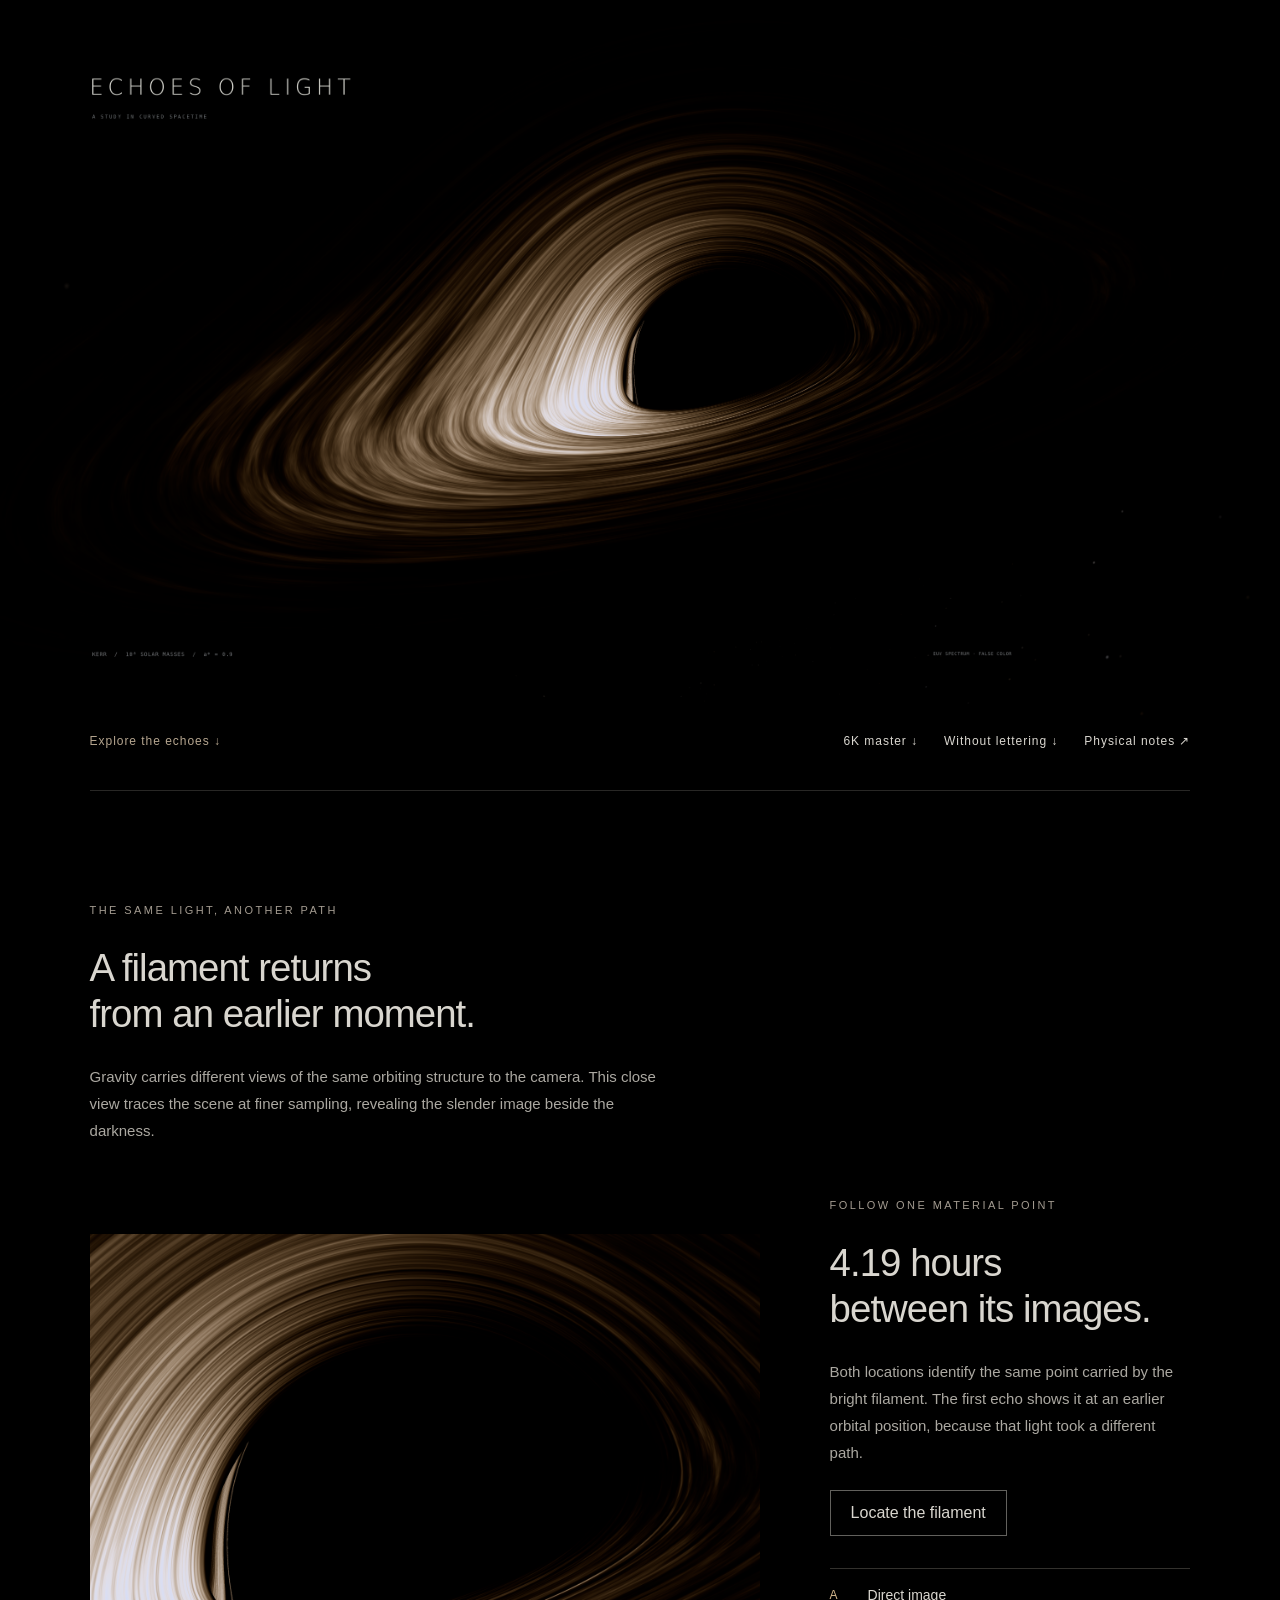
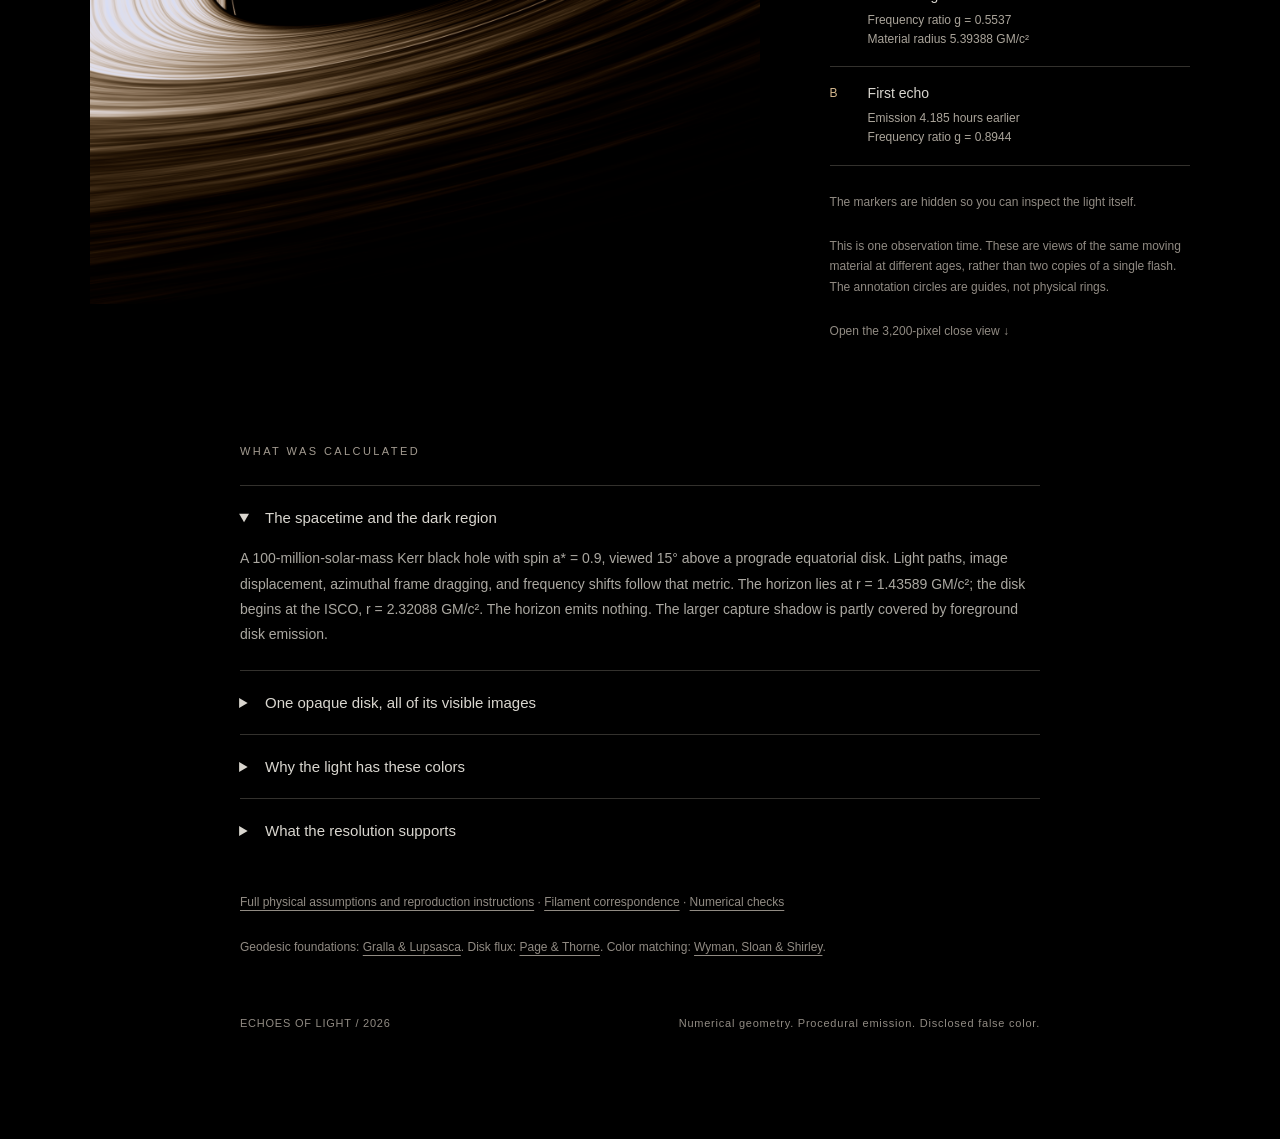
<file: still-study.html>
<!doctype html>
<html lang="en">
<head>
<meta charset="utf-8"><meta name="viewport" content="width=device-width,initial-scale=1">
<title>ECHOES OF LIGHT — A Kerr light study</title>
<style>
:root{color-scheme:dark;font-family:Arial,Helvetica,sans-serif;background:#000;color:#d9d6cf}
*{box-sizing:border-box}body{margin:0}a{color:inherit;text-decoration:none}a:hover{text-decoration:underline;text-underline-offset:5px}
button{font:inherit;color:inherit;background:transparent;border:1px solid #62615d;cursor:pointer;padding:13px 20px;border-radius:0}
button:hover,button[aria-pressed=true]{background:#d9d6cf;color:#080808}button:focus-visible,a:focus-visible{outline:2px solid #f0cda1;outline-offset:5px}
.sr-only{position:absolute;width:1px;height:1px;padding:0;overflow:hidden;clip:rect(0,0,0,0);white-space:nowrap;border:0}
.hero{display:block;width:100%;height:auto}.utility{display:flex;justify-content:space-between;align-items:center;gap:28px;margin:0 7%;padding:14px 0 42px;border-bottom:1px solid #282725;font-size:12px;letter-spacing:.08em}
.links{display:flex;flex-wrap:wrap;gap:26px}.jump{color:#b5a58f}.chapter{max-width:1500px;margin:110px auto;padding:0 7%}
.eyebrow{font-size:11px;letter-spacing:.22em;text-transform:uppercase;color:#a39b90;margin:0 0 24px}
h2{font-weight:400;font-size:clamp(26px,3vw,43px);letter-spacing:-.025em;line-height:1.2;margin:0 0 26px}
p{font-size:15px;line-height:1.8;color:#aba8a1;margin:0 0 24px}.intro{max-width:590px}
.study{display:grid;grid-template-columns:minmax(0,1.3fr) minmax(270px,.7fr);gap:70px;align-items:center;margin-top:52px}
.frame{position:relative;min-width:0}.frame img{display:block;width:100%;height:auto}.pin{position:absolute;transform:translate(-50%,-50%);width:32px;height:32px;border:1px solid #e2d1b7;border-radius:50%;display:none;align-items:center;justify-content:center;color:#f0e6d7;background:#090909a0;font-size:11px;box-shadow:0 0 0 5px #0004;pointer-events:none}
.marked .pin{display:flex}.pin::after{content:attr(data-label);position:absolute;top:38px;left:50%;transform:translateX(-50%);white-space:nowrap;background:#080808dd;padding:5px 8px;font-size:10px;letter-spacing:.04em}
.source{margin:32px 0 26px;border-top:1px solid #33312d}.source>div{display:grid;grid-template-columns:24px 1fr;column-gap:14px;padding:17px 0;border-bottom:1px solid #33312d}
.source strong{font-size:14px;font-weight:400}.source small{display:block;font-size:12px;color:#aaa49a;margin-top:7px;line-height:1.6}.letter{font-size:12px;color:#d4b88e;padding-top:2px}.muted{color:#918b83;font-size:12px;line-height:1.7}
.notes{max-width:800px;margin:100px auto 0}.notes details{border-top:1px solid #33312d;padding:23px 0}.notes summary{font-size:15px;cursor:pointer;list-style-position:outside;margin-left:17px;padding-left:8px}.notes details p{margin:20px 0 0;font-size:14px}
.notes a{text-decoration:underline;text-underline-offset:4px}.footer{display:flex;gap:24px;justify-content:space-between;margin-top:60px;font-size:11px;color:#918b83;letter-spacing:.07em}
@media(max-width:760px){.utility{align-items:flex-start;flex-direction:column;gap:20px;padding-bottom:28px}.links{gap:18px;font-size:11px}.chapter{margin-top:65px}.study{grid-template-columns:1fr;gap:32px;margin-top:28px}.study-copy{max-width:590px}p{font-size:14px}.notes{margin-top:65px}.footer{flex-direction:column}.pin{width:28px;height:28px}.pin::after{top:33px}button{min-height:44px}}
@media(prefers-reduced-motion:no-preference){html{scroll-behavior:smooth}}
</style>
</head>
<body>
<main>
<h1 class="sr-only">ECHOES OF LIGHT</h1>
<img class="hero" src="echoes-of-light-titled.png" width="6000" height="3375" alt="ECHOES OF LIGHT. A black Kerr shadow sits slightly off center in a dark landscape. A finely filamented disk cuts upward diagonally, brilliant on its approaching left side, with a faint narrow echo beside the darkness. Extreme ultraviolet false color.">
<nav class="utility" aria-label="Artwork and downloads"><a class="jump" href="#echoes">Explore the echoes ↓</a><div class="links"><a href="echoes-of-light-titled.png" download>6K master ↓</a><a href="echoes-of-light.png" download>Without lettering ↓</a><a href="PHYSICS.md">Physical notes ↗</a></div></nav>
<section class="chapter" id="echoes" aria-labelledby="echo-heading">
<div class="intro"><p class="eyebrow">The same light, another path</p><h2 id="echo-heading">A filament returns<br>from an earlier moment.</h2><p>Gravity carries different views of the same orbiting structure to the camera. This close view traces the scene at finer sampling, revealing the slender image beside the darkness.</p></div>
<div class="study">
<div class="frame" id="detail-frame"><img src="echoes-detail.png" width="3200" height="3200" alt="A fresh close ray pass of the same disk. A narrow secondary image runs beside the dark depression; still finer images are near the sampling limit."><span class="pin" style="left:71.890253%;top:52.798316%" data-label="Direct image" aria-hidden="true">A</span><span class="pin" style="left:19.3203125%;top:42.2578125%" data-label="First echo" aria-hidden="true">B</span></div>
<div class="study-copy"><p class="eyebrow">Follow one material point</p><h2>4.19 hours<br>between its images.</h2><p>Both locations identify the same point carried by the bright filament. The first echo shows it at an earlier orbital position, because that light took a different path.</p><button id="locate" type="button" aria-pressed="false" aria-controls="detail-frame">Locate the filament</button>
<div class="source"><div><span class="letter">A</span><div><strong>Direct image</strong><small>Frequency ratio g = 0.5537<br>Material radius 5.39388 GM/c²</small></div></div><div><span class="letter">B</span><div><strong>First echo</strong><small>Emission 4.185 hours earlier<br>Frequency ratio g = 0.8944</small></div></div></div>
<p class="muted" id="label-status" aria-live="polite">The markers are hidden so you can inspect the light itself.</p><p class="muted">This is one observation time. These are views of the same moving material at different ages, rather than two copies of a single flash. The annotation circles are guides, not physical rings.</p><a class="muted" href="echoes-detail.png" download>Open the 3,200-pixel close view ↓</a></div>
</div>
<div class="notes">
<p class="eyebrow">What was calculated</p>
<details open><summary>The spacetime and the dark region</summary><p>A 100-million-solar-mass Kerr black hole with spin a* = 0.9, viewed 15° above a prograde equatorial disk. Light paths, image displacement, azimuthal frame dragging, and frequency shifts follow that metric. The horizon lies at r = 1.43589 GM/c²; the disk begins at the ISCO, r = 2.32088 GM/c². The horizon emits nothing. The larger capture shadow is partly covered by foreground disk emission.</p></details>
<details><summary>One opaque disk, all of its visible images</summary><p>Each ray stops at the first disk surface it encounters. Every image samples the same evolving filament field at its own calculated emission time. The zero-torque Novikov–Thorne temperature profile provides the baseline; turbulent heating is procedural, not a fluid simulation. Finite disk thickness, returning radiation, scattering, and magnetic dynamics are omitted.</p></details>
<details><summary>Why the light has these colors</summary><p>This is explicitly false color: observed extreme-ultraviolet wavelengths from 21.11 to 43.33 nm are mapped to visible wavelengths by a fixed factor of 18. Blackbody spectra are shifted by the combined gravitational and Doppler factor, then integrated through a defined CIE camera response. A fixed exposure and gentle highlight compression preserve the approaching–receding asymmetry. Bloom is a restrained display approximation.</p></details>
<details><summary>What the resolution supports</summary><p>The master uses 81 million rays; this close view uses another 40.96 million. Radiance is averaged over four samples per pixel. The first echo is visible. Parts of later images approach the pixel limit, and higher orders are often only subpixel contributions. They have not been enlarged into glowing halos. All final rays resolved; sampled step-convergence, geodesic-constraint, and analytic-shadow checks passed.</p></details>
<p class="muted" style="margin-top:30px"><a href="PHYSICS.md">Full physical assumptions and reproduction instructions</a> · <a href="filament-images.json">Filament correspondence</a> · <a href="verification.json">Numerical checks</a></p>
<p class="muted">Geodesic foundations: <a href="https://arxiv.org/abs/1910.12881">Gralla &amp; Lupsasca</a>. Disk flux: <a href="https://articles.adsabs.harvard.edu/pdf/1974ApJ...191..499P">Page &amp; Thorne</a>. Color matching: <a href="https://research.nvidia.com/labs/rtr/publication/wyman2013simple/">Wyman, Sloan &amp; Shirley</a>.</p>
<footer class="footer"><span>ECHOES OF LIGHT / 2026</span><span>Numerical geometry. Procedural emission. Disclosed false color.</span></footer>
</div>
</section>
</main>
<script>
const button=document.getElementById('locate');const frame=document.getElementById('detail-frame');const status=document.getElementById('label-status');
button.addEventListener('click',()=>{const shown=button.getAttribute('aria-pressed')!=='true';button.setAttribute('aria-pressed',String(shown));frame.classList.toggle('marked',shown);button.textContent=shown?'Hide the markers':'Locate the filament';status.textContent=shown?'A and B locate the same material point, with B emitted 4.185 hours earlier.':'The markers are hidden so you can inspect the light itself.';});
</script>
</body>
</html>
</file>
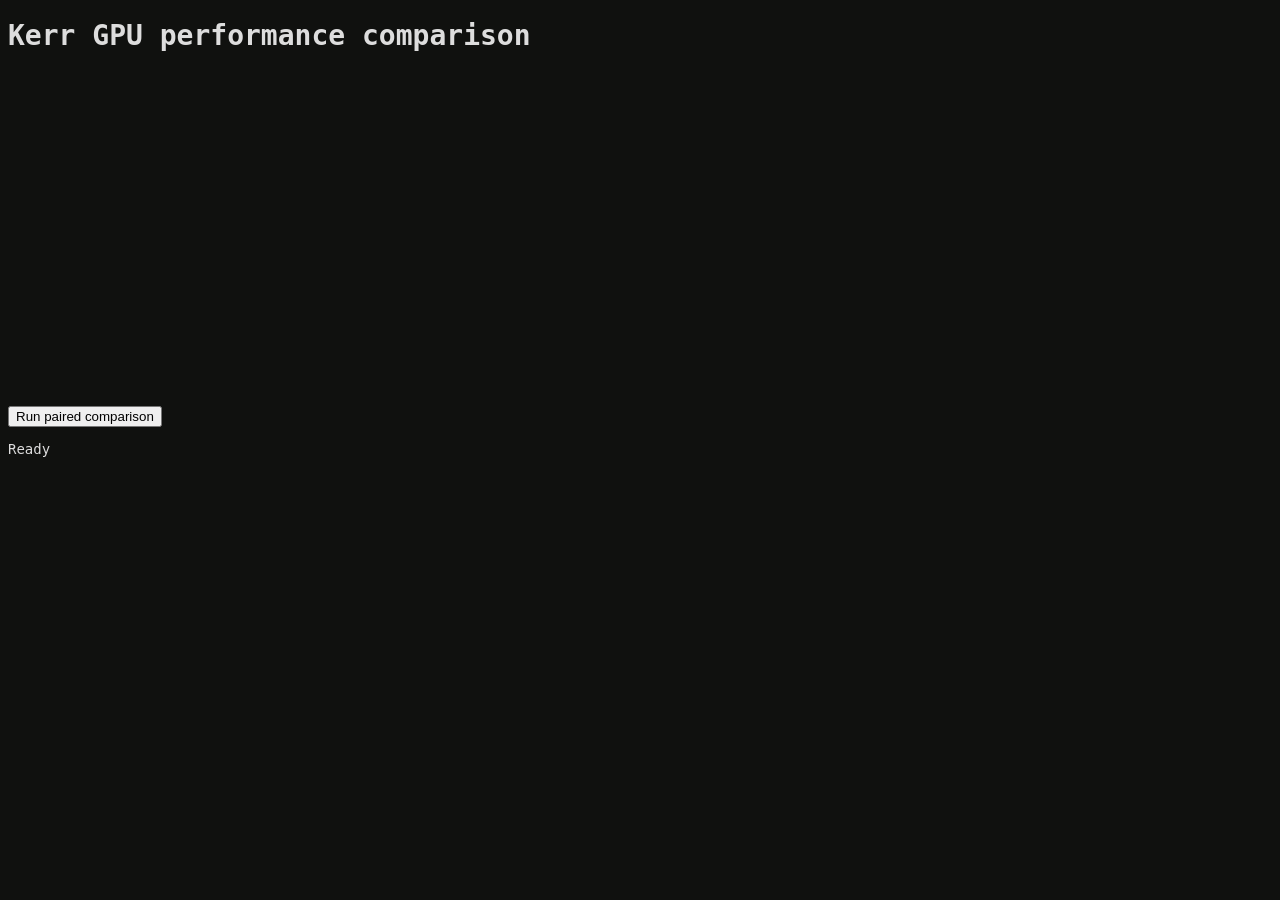
<file: verification/benchmark.html>
<!doctype html><meta charset="utf-8"><title>GPU performance comparison</title>
<body style="background:#10110f;color:#ddd;font:14px monospace"><h1>Kerr GPU performance comparison</h1><button id="run">Run paired comparison</button><canvas id="c" width="1000" height="700" style="width:500px;height:350px"></canvas><pre id="result">Ready</pre>
<script src="baseline-shaders.js"></script><script>const BEFORE=ECHO_SHADERS;</script><script src="../live/shaders.js"></script><script>const AFTER=ECHO_SHADERS;</script><script src="../live/spectra.js"></script>
<script>
const gl=document.getElementById('c').getContext('webgl2',{antialias:false});gl.getExtension('EXT_color_buffer_float');const timer=gl.getExtension('EXT_disjoint_timer_query_webgl2');
const W=1000,H=700;
function compile(type,src){const s=gl.createShader(type);gl.shaderSource(s,src);gl.compileShader(s);if(!gl.getShaderParameter(s,gl.COMPILE_STATUS))throw Error(gl.getShaderInfoLog(s));return s;}
function program(src){const p=gl.createProgram();gl.attachShader(p,compile(gl.VERTEX_SHADER,BEFORE.vertex));gl.attachShader(p,compile(gl.FRAGMENT_SHADER,src));gl.linkProgram(p);if(!gl.getProgramParameter(p,gl.LINK_STATUS))throw Error(gl.getProgramInfoLog(p));return p;}
function tex(w,h,half=false,data=null){const t=gl.createTexture();gl.bindTexture(gl.TEXTURE_2D,t);gl.texImage2D(gl.TEXTURE_2D,0,half?gl.RGBA16F:gl.RGBA32F,w,h,0,gl.RGBA,gl.FLOAT,data);gl.texParameteri(gl.TEXTURE_2D,gl.TEXTURE_MIN_FILTER,half?gl.LINEAR:gl.NEAREST);gl.texParameteri(gl.TEXTURE_2D,gl.TEXTURE_MAG_FILTER,half?gl.LINEAR:gl.NEAREST);gl.texParameteri(gl.TEXTURE_2D,gl.TEXTURE_WRAP_S,gl.CLAMP_TO_EDGE);gl.texParameteri(gl.TEXTURE_2D,gl.TEXTURE_WRAP_T,gl.CLAMP_TO_EDGE);return t;}
function target(count,half=false){const f=gl.createFramebuffer(),ts=[];gl.bindFramebuffer(gl.FRAMEBUFFER,f);for(let k=0;k<count;k++){ts.push(tex(W,H,half));gl.framebufferTexture2D(gl.FRAMEBUFFER,gl.COLOR_ATTACHMENT0+k,gl.TEXTURE_2D,ts[k],0);}gl.drawBuffers(ts.map((_,i)=>gl.COLOR_ATTACHMENT0+i));return {f,ts};}
function f(p,n,v){gl.uniform1f(gl.getUniformLocation(p,n),v);}function bind(p,n,t,u){gl.activeTexture(gl.TEXTURE0+u);gl.bindTexture(gl.TEXTURE_2D,t);gl.uniform1i(gl.getUniformLocation(p,n),u);}
const versions=[BEFORE,AFTER].map(s=>({trace:program(s.trace),shade:program(s.shade),post:program(s.post),sky:s.sky?program(s.sky):null}));
const map=target(2),light=target(1,true),sky=target(1,true);const a=new Float32Array(4096*4);ECHO_SPECTRA.profile.forEach((v,i)=>a[i*4]=v);const profile=tex(4096,1,false,a),b=new Float32Array(2048*4);for(let i=0;i<2048;i++)for(let c=0;c<3;c++)b[4*i+c]=ECHO_SPECTRA.euv[3*i+c];const spectra=tex(2048,1,false,b);
function trace(v,inc,field){const p=versions[v].trace;gl.useProgram(p);gl.bindFramebuffer(gl.FRAMEBUFFER,map.f);gl.viewport(0,0,W,H);gl.uniform2f(gl.getUniformLocation(p,'uSize'),W,H);f(p,'uWidth',field);f(p,'uInclination',inc*Math.PI/180);f(p,'uRoll',13*Math.PI/180);f(p,'uStep',.028);gl.drawArrays(gl.TRIANGLES,0,3);}
function background(){const p=versions[1].sky;gl.useProgram(p);gl.bindFramebuffer(gl.FRAMEBUFFER,sky.f);gl.viewport(0,0,W,H);bind(p,'uPath',map.ts[1],0);bind(p,'uSpectrum',spectra,1);f(p,'uAzimuth',0);gl.drawArrays(gl.TRIANGLES,0,3);}
function display(v){let p=versions[v].shade;gl.useProgram(p);gl.bindFramebuffer(gl.FRAMEBUFFER,light.f);gl.viewport(0,0,W,H);bind(p,'uHit',map.ts[0],0);bind(p,'uPath',map.ts[1],1);bind(p,'uProfile',profile,2);bind(p,'uSpectrum',spectra,3);bind(p,'uSky',sky.ts[0],4);f(p,'uTime',0);f(p,'uAzimuth',0);f(p,'uExposure',1.25);f(p,'uHighlight',0);f(p,'uStars',1);gl.uniform1i(gl.getUniformLocation(p,'uMode'),0);gl.drawArrays(gl.TRIANGLES,0,3);p=versions[v].post;gl.useProgram(p);gl.bindFramebuffer(gl.FRAMEBUFFER,null);gl.viewport(0,0,W,H);bind(p,'uColor',light.ts[0],0);gl.uniform2f(gl.getUniformLocation(p,'uSize'),W,H);f(p,'uExposure',1.25);f(p,'uBloom',.2);gl.drawArrays(gl.TRIANGLES,0,3);}
const next=()=>new Promise(resolve=>requestAnimationFrame(resolve));
async function measure(fn){if(!timer){gl.finish();const t=performance.now();fn();gl.finish();return performance.now()-t;}const q=gl.createQuery();gl.beginQuery(timer.TIME_ELAPSED_EXT,q);fn();gl.endQuery(timer.TIME_ELAPSED_EXT);gl.flush();while(!gl.getQueryParameter(q,gl.QUERY_RESULT_AVAILABLE))await next();const t=gl.getParameter(timer.GPU_DISJOINT_EXT)?null:gl.getQueryParameter(q,gl.QUERY_RESULT)/1e6;gl.deleteQuery(q);return t;}
function stats(x){x=x.filter(v=>v!==null).sort((a,b)=>a-b);return {samples_ms:x,median_ms:(x[3]+x[4])/2};}
document.getElementById('run').onclick=async()=>{try{document.getElementById('run').disabled=true;const results=[];for(const [inc,field] of [[75,55],[75,16],[102,35],[15,40]]){document.getElementById('result').textContent='Measuring inclination '+inc+', field '+field;for(let v=0;v<2;v++){trace(v,inc,field);background();display(v);}gl.finish();const times=[[],[]];for(let i=0;i<8;i++)for(const v of i%2?[1,0]:[0,1])times[v].push(await measure(()=>trace(v,inc,field)));trace(1,inc,field);background();gl.finish();const displayTimes=[[],[]];for(let i=0;i<8;i++)for(const v of i%2?[1,0]:[0,1])displayTimes[v].push(await measure(()=>display(v)));results.push({inclination:inc,field,trace:times.map(stats),display:displayTimes.map(stats)});}document.getElementById('result').textContent=JSON.stringify({width:W,height:H,timing:timer?'GPU elapsed queries':'synchronized wall time',glError:gl.getError(),results});}catch(e){document.getElementById('result').textContent='ERROR: '+e.stack;}finally{document.getElementById('run').disabled=false;}};
</script>
</file>
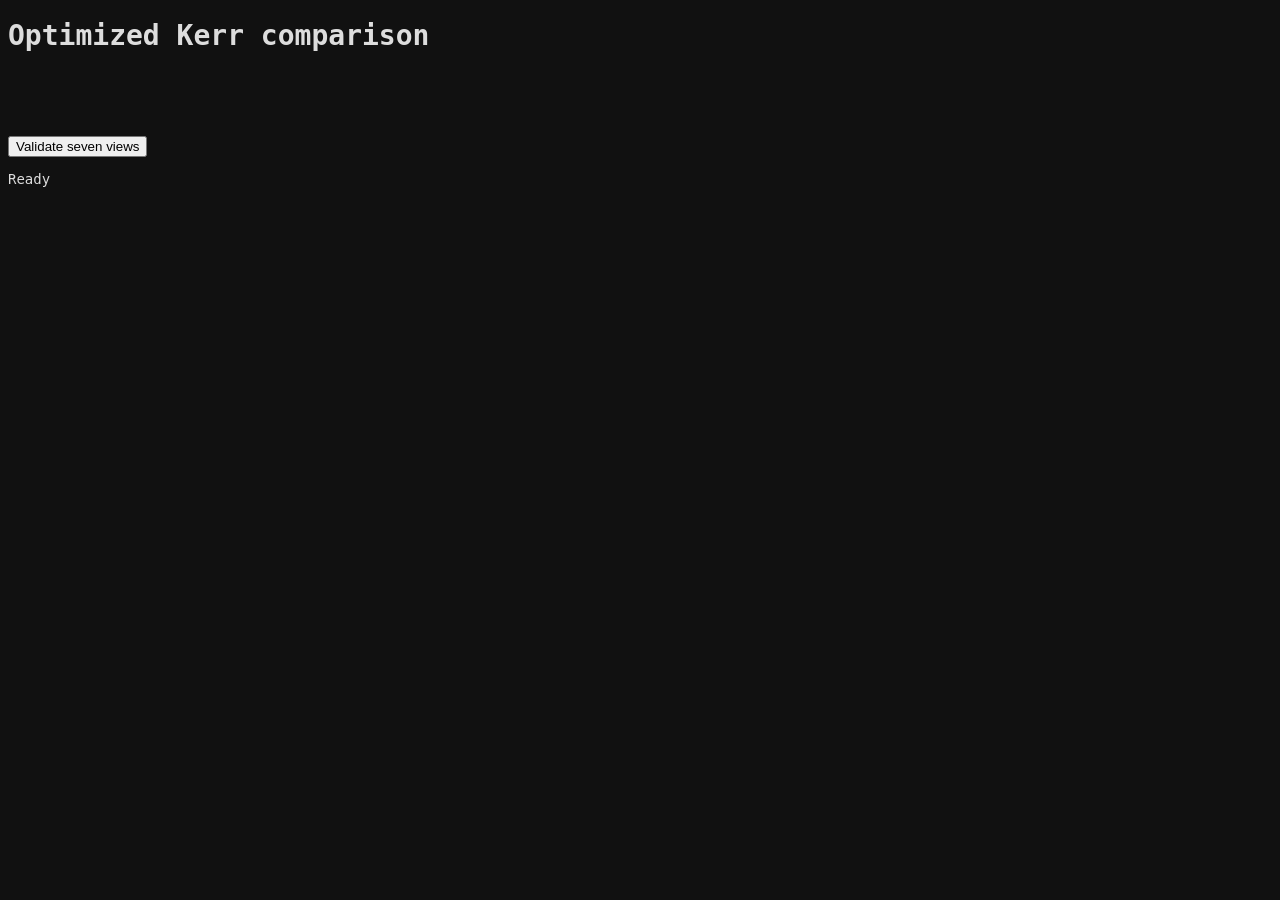
<file: verification/compare-geodesics.html>
<!doctype html><meta charset="utf-8"><title>Optimized Kerr comparison</title><body style="background:#111;color:#ddd;font:14px monospace"><h1>Optimized Kerr comparison</h1><button id="run">Validate seven views</button><canvas id="c" width="128" height="80"></canvas><pre id="result">Ready</pre>
<script src="baseline-shaders.js"></script><script>const BEFORE=ECHO_SHADERS;</script><script src="../live/shaders.js"></script><script>const AFTER=ECHO_SHADERS;</script>
<script>
const gl=document.getElementById('c').getContext('webgl2');gl.getExtension('EXT_color_buffer_float');const W=128,H=80;
function compile(t,s){const x=gl.createShader(t);gl.shaderSource(x,s);gl.compileShader(x);if(!gl.getShaderParameter(x,gl.COMPILE_STATUS))throw Error(gl.getShaderInfoLog(x));return x;}
const programs=[BEFORE,AFTER].map(v=>{const p=gl.createProgram();gl.attachShader(p,compile(gl.VERTEX_SHADER,v.vertex));gl.attachShader(p,compile(gl.FRAGMENT_SHADER,v.trace));gl.linkProgram(p);if(!gl.getProgramParameter(p,gl.LINK_STATUS))throw Error(gl.getProgramInfoLog(p));return p;});
const fb=gl.createFramebuffer();gl.bindFramebuffer(gl.FRAMEBUFFER,fb);for(let k=0;k<2;k++){const t=gl.createTexture();gl.bindTexture(gl.TEXTURE_2D,t);gl.texImage2D(gl.TEXTURE_2D,0,gl.RGBA32F,W,H,0,gl.RGBA,gl.FLOAT,null);gl.texParameteri(gl.TEXTURE_2D,gl.TEXTURE_MIN_FILTER,gl.NEAREST);gl.texParameteri(gl.TEXTURE_2D,gl.TEXTURE_MAG_FILTER,gl.NEAREST);gl.framebufferTexture2D(gl.FRAMEBUFFER,gl.COLOR_ATTACHMENT0+k,gl.TEXTURE_2D,t,0);}gl.drawBuffers([gl.COLOR_ATTACHMENT0,gl.COLOR_ATTACHMENT1]);gl.viewport(0,0,W,H);
function trace(v,inc,field){const p=programs[v];gl.useProgram(p);gl.uniform2f(gl.getUniformLocation(p,'uSize'),W,H);for(const [n,x] of [['uWidth',field],['uInclination',inc*Math.PI/180],['uRoll',13*Math.PI/180],['uStep',.028]])gl.uniform1f(gl.getUniformLocation(p,n),x);gl.drawArrays(gl.TRIANGLES,0,3);const hit=new Float32Array(W*H*4),path=new Float32Array(W*H*4);gl.readBuffer(gl.COLOR_ATTACHMENT0);gl.readPixels(0,0,W,H,gl.RGBA,gl.FLOAT,hit);gl.readBuffer(gl.COLOR_ATTACHMENT1);gl.readPixels(0,0,W,H,gl.RGBA,gl.FLOAT,path);return {hit,path};}
document.getElementById('run').onclick=()=>{const cameraSamples=[],checks=[];for(const [inc,field] of [[75,55],[75,14],[102,35],[15,40],[90,55],[5,40],[175,40]]){const a=trace(0,inc,field),b=trace(1,inc,field);let mismatches=0,orders=0,failed=0;const maxDelta=[0,0,0,0],samples=[];for(let k=0;k<W*H;k++){const i=4*k;if(a.path[i]!==b.path[i])mismatches++;if(b.path[i]<0)failed++;if(a.path[i]===1&&b.path[i]===1){if(a.path[i+1]!==b.path[i+1])orders++;for(let c=0;c<4;c++){let d=b.hit[i+c]-a.hit[i+c];if(c===1)d=Math.atan2(Math.sin(d),Math.cos(d));maxDelta[c]=Math.max(maxDelta[c],Math.abs(d));}}if(k%37===0)samples.push({x:k%W,y:Math.floor(k/W),hit:Array.from(b.hit.slice(i,i+4)),path:Array.from(b.path.slice(i,i+4))});}checks.push({inclination:inc,field,grid_rays:W*H,classification_mismatches:mismatches,disk_order_mismatches:orders,unresolved:failed,max_disk_delta_r_phi_t_g:maxDelta});cameraSamples.push({width:W,height:H,inclination:inc,field,step:.028,failed,glError:gl.getError(),samples});}document.getElementById('result').textContent=JSON.stringify({checks,cameraSamples});};
</script>
</file>
